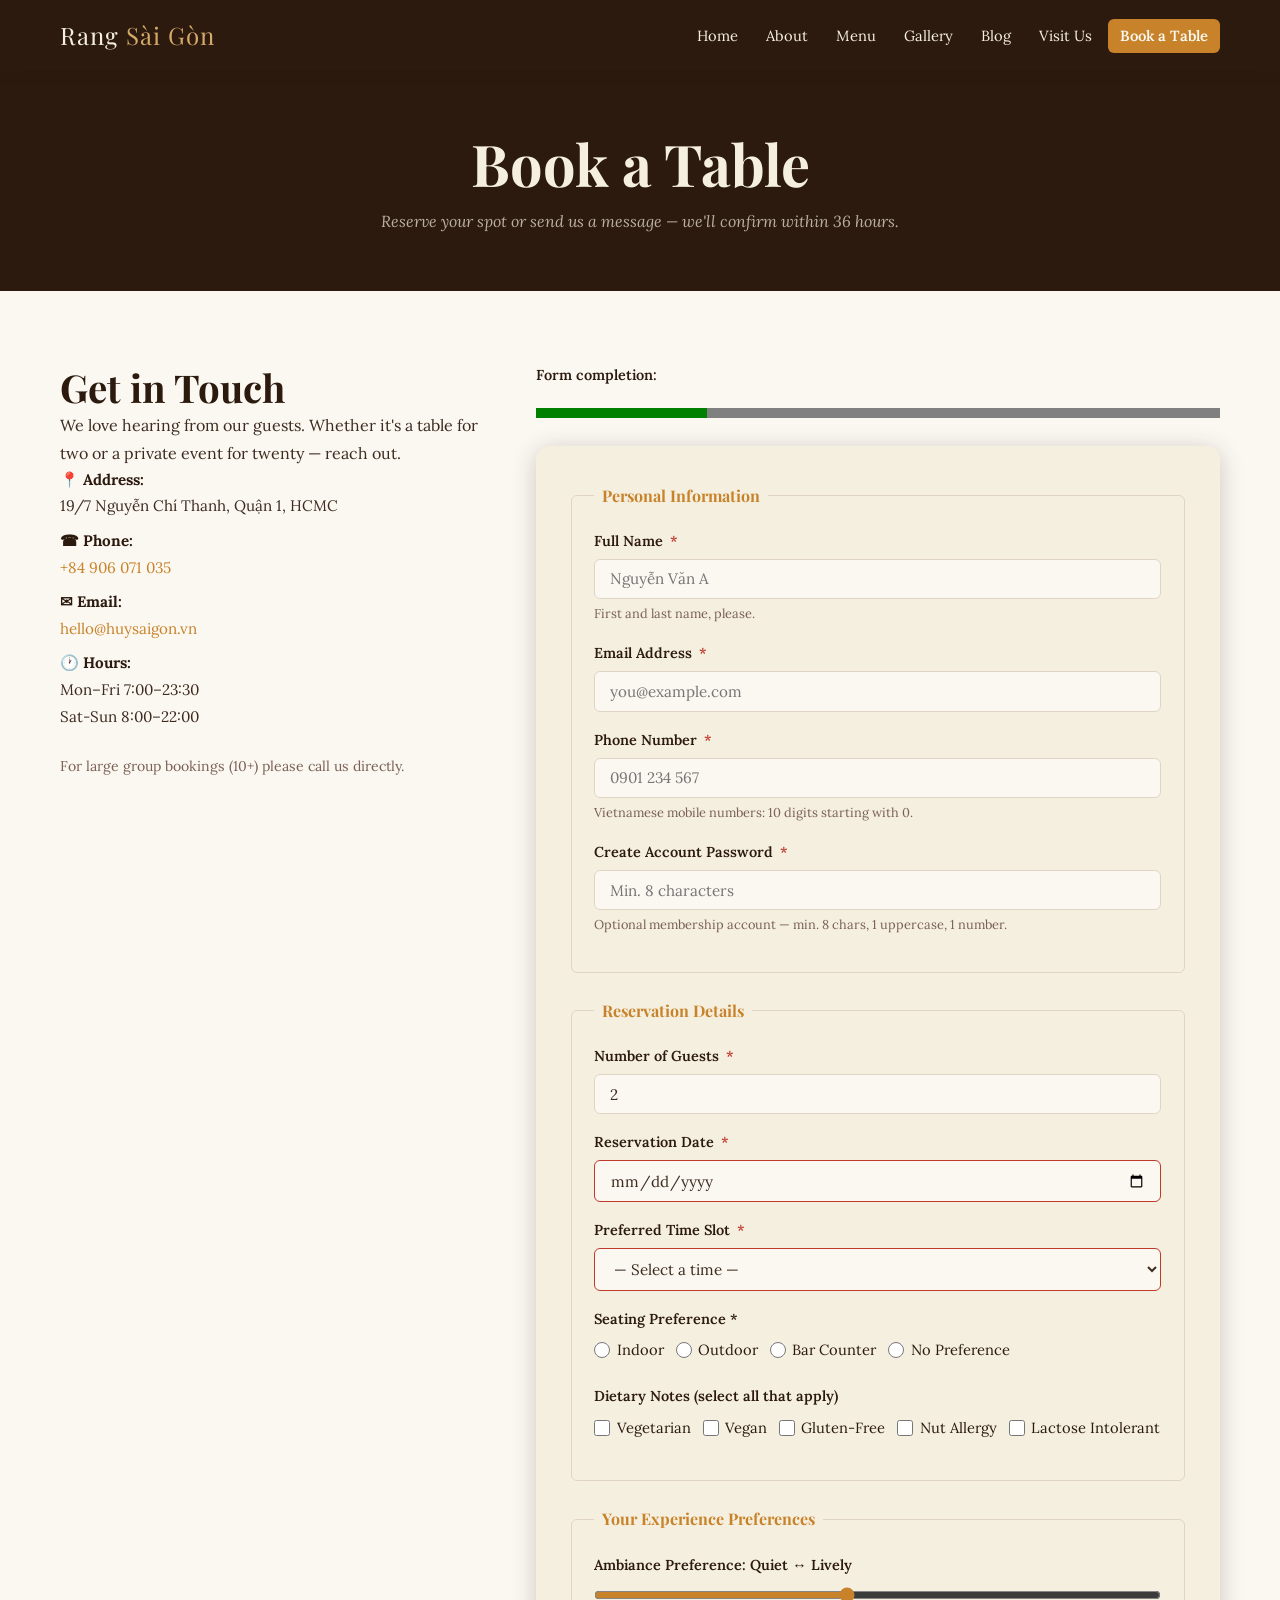
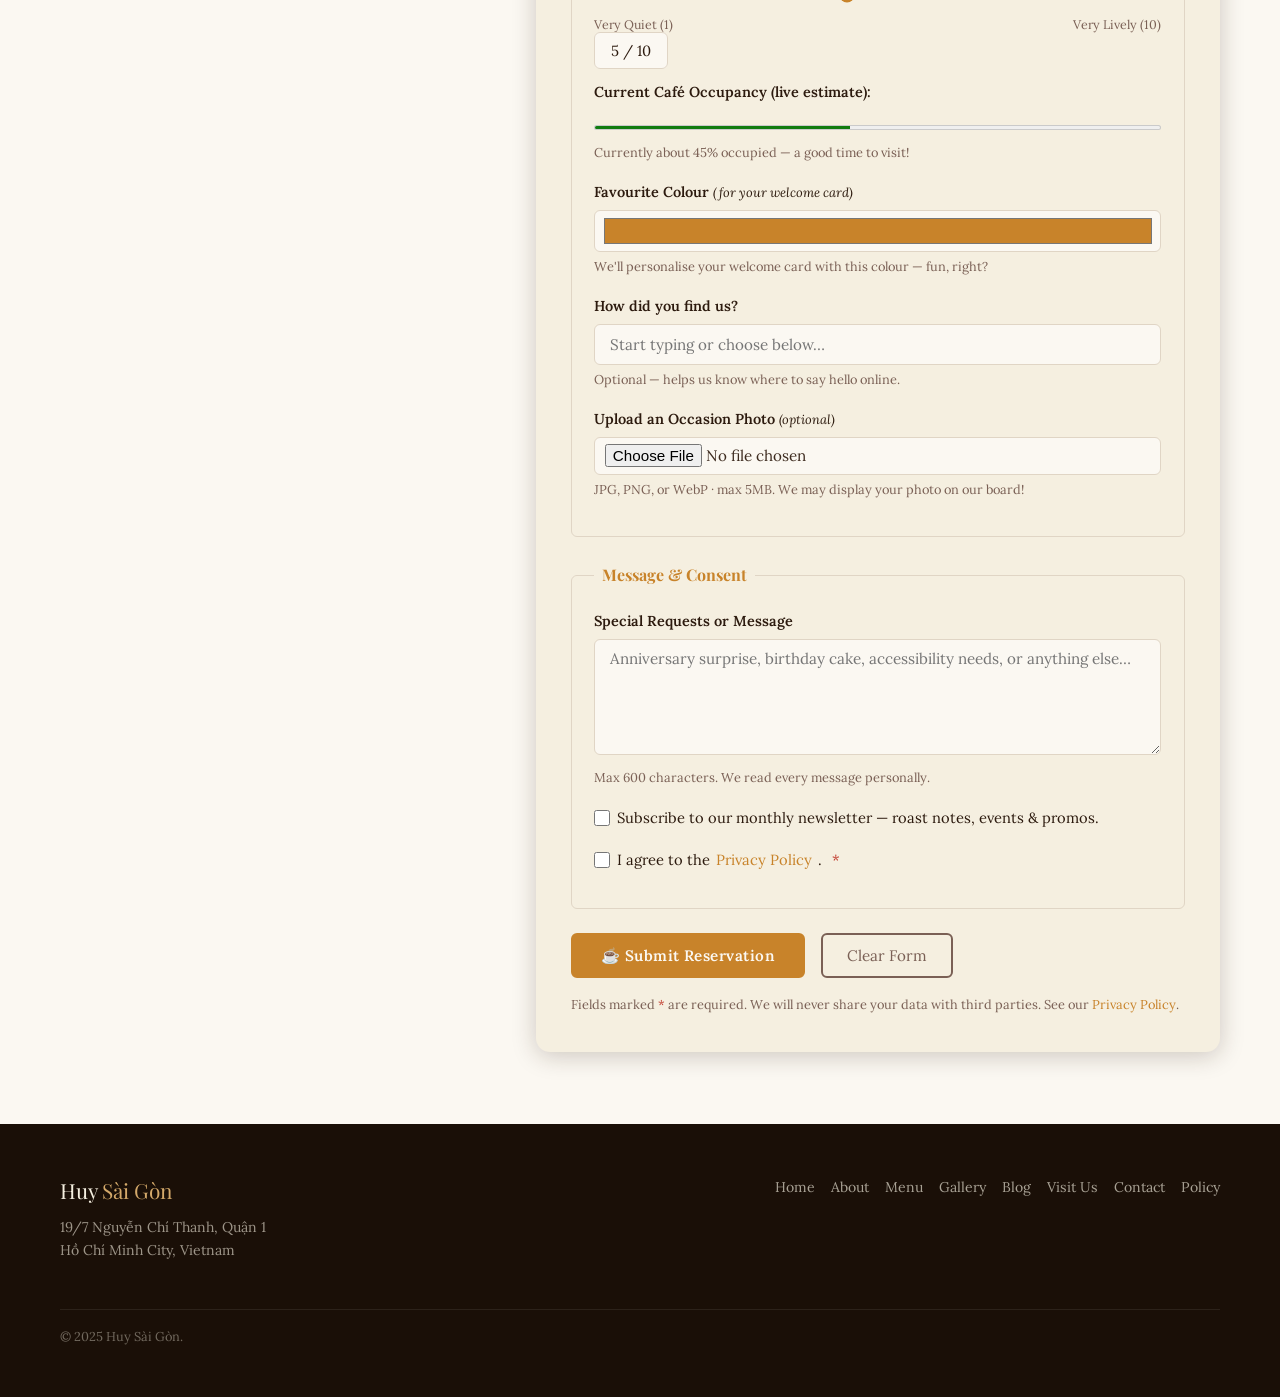
<file: contact.html>
<!DOCTYPE html>
<html lang="en">
<head>
  <meta charset="UTF-8">
  <meta name="viewport" content="width=device-width, initial-scale=1.0">
  <meta name="description" content="Book a table or get in touch with Rang Sài Gòn — reservation form, contact details, and more.">
  <title>Contact & Book | Rang Sài Gòn</title>
  <link rel="preconnect" href="https://fonts.googleapis.com">
  <link href="https://fonts.googleapis.com/css2?family=Playfair+Display:ital,wght@0,400;0,700;1,400&family=Lora:ital,wght@0,400;0,600;1,400&display=swap" rel="stylesheet">
  <link rel="stylesheet" href="assets/css/styles.css">
  <link rel="icon" href="https://fav.farm/☕" type="image/png">
</head>
<body>

  <header class="site-header">
    <div class="container header-inner">
      <a href="index.html" class="logo" aria-label="Rang Sài Gòn – Home">
        <span class="logo-main">Rang</span><span class="logo-sub"> Sài Gòn</span>
      </a>
      <button class="nav-toggle" aria-label="Toggle navigation" aria-expanded="false">
        <span></span><span></span><span></span>
      </button>
      <nav class="main-nav" id="main-nav" aria-label="Main navigation">
        <ul>
          <li><a href="index.html">Home</a></li>
          <li><a href="about.html">About</a></li>
          <li><a href="menu.html">Menu</a></li>
          <li><a href="gallery.html">Gallery</a></li>
          <li><a href="blog.html">Blog</a></li>
          <li><a href="map.html">Visit Us</a></li>
          <li><a href="contact.html" class="active nav-cta">Book a Table</a></li>
        </ul>
      </nav>
    </div>
  </header>

  <main>

    <div class="page-banner">
      <h1>Book a Table</h1>
      <p>Reserve your spot or send us a message — we'll confirm within 36 hours.</p>
    </div>

    <section class="section" aria-label="Booking and contact">
      <div class="container contact-grid">

        <!-- Contact info sidebar -->
        <aside aria-label="Contact information">
          <h2>Get in Touch</h2>
          <p>We love hearing from our guests. Whether it's a table for two or a private event for twenty — reach out.</p>
          <p class="contact-detail"><strong>📍 Address:</strong><br>19/7 Nguyễn Chí Thanh, Quận 1, HCMC</p>
          <p class="contact-detail"><strong>☎ Phone:</strong><br><a href="tel:+906071035">+84 906 071 035</a></p>
          <p class="contact-detail"><strong>✉ Email:</strong><br><a href="mailto:hello@huysaigon.vn">hello@huysaigon.vn</a></p>
          <p class="contact-detail"><strong>🕐 Hours:</strong><br>Mon–Fri 7:00–23:30<br>Sat-Sun 8:00–22:00</p>
          <p style="margin-top: 1.5rem; font-size: 0.88rem; color: var(--muted);">
            For large group bookings (10+) please call us directly.
          </p>
        </aside>

        <!-- ============================================================
             BOOKING FORM — hits ALL 4.2 requirements
             Input types: text, email, tel, password, number, date,
             range, color, file, radio, checkbox, select+optgroup,
             textarea, datalist, hidden, submit, reset
             Attributes: required, pattern, min, max, step
             Bonus: progress, meter, output + JS
             ============================================================ -->
        <div>

          <!-- Bonus: Progress bar -->
          <div class="booking-progress" aria-live="polite">
            <label for="form-progress">Form completion:</label>
            <progress id="form-progress" value="0" max="100" aria-label="Percentage of form fields filled in">0%</progress>
          </div>

          <form
            id="booking-form"
            class="booking-form"
            novalidate
            action="#"
            method="post"
            enctype="multipart/form-data"
            aria-label="Table reservation form"
          >

            <!-- HIDDEN field: form version tracking -->
            <input type="hidden" name="form_version" value="2.1">
            <input type="hidden" name="source_page" value="contact.html">

            <!-- ── Fieldset 1: Personal Info ── -->
            <fieldset>
              <legend>Personal Information</legend>

              <div class="form-group">
                <label for="full-name">Full Name <span class="req" aria-hidden="true">*</span></label>
                <input
                  type="text"
                  id="full-name"
                  name="full_name"
                  placeholder="Nguyễn Văn A"
                  required
                  minlength="2"
                  maxlength="80"
                  pattern="[A-Za-zÀ-ỹ\s]+"
                  data-error-pattern="Please enter a valid name (letters only)."
                  autocomplete="name"
                  aria-required="true"
                  aria-describedby="name-hint name-error"
                >
                <p id="name-hint" class="field-hint">First and last name, please.</p>
                <p id="name-error" class="error-msg" role="alert"></p>
              </div>

              <div class="form-group">
                <label for="email">Email Address <span class="req" aria-hidden="true">*</span></label>
                <input
                  type="email"
                  id="email"
                  name="email"
                  placeholder="you@example.com"
                  required
                  autocomplete="email"
                  aria-required="true"
                  aria-describedby="email-error"
                >
                <p class="error-msg" id="email-error" role="alert"></p>
              </div>

              <div class="form-group">
                <label for="phone">Phone Number <span class="req" aria-hidden="true">*</span></label>
                <input
                  type="tel"
                  id="phone"
                  name="phone"
                  placeholder="0901 234 567"
                  required
                  pattern="0[0-9]{9}"
                  data-error-pattern="Please enter a valid Vietnamese mobile number (e.g. 0901234567)."
                  autocomplete="tel"
                  aria-required="true"
                  aria-describedby="phone-hint phone-error"
                >
                <p id="phone-hint" class="field-hint">Vietnamese mobile numbers: 10 digits starting with 0.</p>
                <p class="error-msg" id="phone-error" role="alert"></p>
              </div>

              <div class="form-group">
                <label for="password">Create Account Password <span class="req" aria-hidden="true">*</span></label>
                <input
                  type="password"
                  id="password"
                  name="password"
                  placeholder="Min. 8 characters"
                  required
                  minlength="8"
                  pattern="(?=.*[A-Z])(?=.*[0-9]).{8,}"
                  data-error-pattern="Password needs at least 8 characters, one uppercase letter, and one number."
                  autocomplete="new-password"
                  aria-required="true"
                  aria-describedby="pw-hint pw-error"
                >
                <p id="pw-hint" class="field-hint">Optional membership account — min. 8 chars, 1 uppercase, 1 number.</p>
                <p class="error-msg" id="pw-error" role="alert"></p>
              </div>

            </fieldset>

            <!-- ── Fieldset 2: Reservation Details ── -->
            <fieldset>
              <legend>Reservation Details</legend>

              <div class="form-group">
                <label for="party-size">Number of Guests <span class="req" aria-hidden="true">*</span></label>
                <input
                  type="number"
                  id="party-size"
                  name="party_size"
                  min="1"
                  max="20"
                  step="1"
                  value="2"
                  required
                  aria-required="true"
                  aria-describedby="party-error"
                >
                <p class="error-msg" id="party-error" role="alert"></p>
              </div>

              <div class="form-group">
                <label for="res-date">Reservation Date <span class="req" aria-hidden="true">*</span></label>
                <input
                  type="date"
                  id="res-date"
                  name="reservation_date"
                  required
                  min="2025-01-01"
                  max="2026-12-31"
                  aria-required="true"
                  aria-describedby="date-error"
                >
                <p class="error-msg" id="date-error" role="alert"></p>
              </div>

              <div class="form-group">
                <label for="time-slot">Preferred Time Slot <span class="req" aria-hidden="true">*</span></label>
                <select id="time-slot" name="time_slot" required aria-required="true" aria-describedby="slot-error">
                  <option value="" disabled selected>— Select a time —</option>
                  <optgroup label="Morning">
                    <option value="07:00">7:00 AM</option>
                    <option value="08:00">8:00 AM</option>
                    <option value="09:00">9:00 AM</option>
                    <option value="10:00">10:00 AM</option>
                  </optgroup>
                  <optgroup label="Afternoon">
                    <option value="12:00">12:00 PM</option>
                    <option value="13:00">1:00 PM</option>
                    <option value="14:00">2:00 PM</option>
                    <option value="15:00">3:00 PM</option>
                    <option value="16:00">4:00 PM</option>
                  </optgroup>
                  <optgroup label="Evening">
                    <option value="17:00">5:00 PM</option>
                    <option value="18:00">6:00 PM</option>
                    <option value="19:00">7:00 PM</option>
                    <option value="20:00">8:00 PM</option>
                    <option value="21:00">9:00 PM</option>
                  </optgroup>
                </select>
                <p class="error-msg" id="slot-error" role="alert"></p>
              </div>

              <!-- Radio: Seating preference -->
              <div class="form-group" role="group" aria-labelledby="seating-label">
                <p id="seating-label" style="font-size: 0.9rem; font-weight: 600; color: var(--espresso); margin-bottom: 0.35rem;">
                  Seating Preference <span class="req" aria-hidden="true">*</span>
                </p>
                <div class="radio-group">
                  <label class="radio-option">
                    <input type="radio" name="seating" value="indoor" required> Indoor
                  </label>
                  <label class="radio-option">
                    <input type="radio" name="seating" value="outdoor"> Outdoor
                  </label>
                  <label class="radio-option">
                    <input type="radio" name="seating" value="bar"> Bar Counter
                  </label>
                  <label class="radio-option">
                    <input type="radio" name="seating" value="no-pref"> No Preference
                  </label>
                </div>
              </div>

              <!-- Checkbox: Dietary -->
              <div class="form-group" role="group" aria-labelledby="dietary-label">
                <p id="dietary-label" style="font-size: 0.9rem; font-weight: 600; color: var(--espresso); margin-bottom: 0.35rem;">
                  Dietary Notes (select all that apply)
                </p>
                <div class="checkbox-group">
                  <label class="checkbox-option">
                    <input type="checkbox" name="dietary" value="vegetarian"> Vegetarian
                  </label>
                  <label class="checkbox-option">
                    <input type="checkbox" name="dietary" value="vegan"> Vegan
                  </label>
                  <label class="checkbox-option">
                    <input type="checkbox" name="dietary" value="gluten-free"> Gluten-Free
                  </label>
                  <label class="checkbox-option">
                    <input type="checkbox" name="dietary" value="nut-allergy"> Nut Allergy
                  </label>
                  <label class="checkbox-option">
                    <input type="checkbox" name="dietary" value="lactose"> Lactose Intolerant
                  </label>
                </div>
              </div>

            </fieldset>

            <!-- ── Fieldset 3: Experience & Preferences ── -->
            <fieldset>
              <legend>Your Experience Preferences</legend>

              <!-- Range: Ambiance rating -->
              <div class="form-group">
                <label for="ambiance-rating">
                  Ambiance Preference: Quiet ↔ Lively
                </label>
                <input
                  type="range"
                  id="ambiance-rating"
                  name="ambiance_rating"
                  min="1"
                  max="10"
                  step="1"
                  value="5"
                  aria-describedby="rating-output"
                >
                <div class="range-labels">
                  <span>Very Quiet (1)</span>
                  <span>Very Lively (10)</span>
                </div>
                <label for="rating-output" class="visually-hidden">Your selected ambiance score:</label>
                <!-- Bonus: output element -->
                <output id="rating-output" class="output-box" for="ambiance-rating" aria-live="polite">5 / 10</output>
              </div>

              <!-- Bonus: Meter element -->
              <div class="form-group">
                <label for="crowd-meter">Current Café Occupancy (live estimate):</label>
                <meter
                  id="crowd-meter"
                  value="0.45"
                  min="0"
                  max="1"
                  low="0.3"
                  high="0.75"
                  optimum="0.5"
                  aria-label="Current café occupancy at approximately 45%"
                ></meter>
                <p class="field-hint">Currently about 45% occupied — a good time to visit!</p>
              </div>

              <!-- Color: Favourite colour (for personalized greeting card) -->
              <div class="form-group">
                <label for="fav-color">Favourite Colour <em style="font-size:0.8rem; font-weight:400;">(for your welcome card)</em></label>
                <input
                  type="color"
                  id="fav-color"
                  name="fav_color"
                  value="#C8832A"
                  aria-describedby="color-hint"
                >
                <p id="color-hint" class="field-hint">We'll personalise your welcome card with this colour — fun, right?</p>
              </div>

              <!-- Datalist: How did you hear about us? -->
              <div class="form-group">
                <label for="referral">How did you find us?</label>
                <input
                  type="text"
                  id="referral"
                  name="referral"
                  list="referral-list"
                  placeholder="Start typing or choose below…"
                  autocomplete="off"
                  aria-describedby="referral-hint"
                >
                <datalist id="referral-list">
                  <option value="Google Search">
                  <option value="Instagram">
                  <option value="TikTok">
                  <option value="A friend recommended">
                  <option value="Foody / Grab Food">
                  <option value="Review on Tripadvisor">
                  <option value="Walked past the shop">
                  <option value="Facebook Group">
                </datalist>
                <p id="referral-hint" class="field-hint">Optional — helps us know where to say hello online.</p>
              </div>

              <!-- File upload: Special occasion photo -->
              <div class="form-group">
                <label for="occasion-photo">Upload an Occasion Photo <em style="font-size:0.8rem; font-weight:400;">(optional)</em></label>
                <input
                  type="file"
                  id="occasion-photo"
                  name="occasion_photo"
                  accept="image/jpeg,image/png,image/webp"
                  aria-describedby="file-hint"
                >
                <p id="file-hint" class="field-hint">JPG, PNG, or WebP · max 5MB. We may display your photo on our board!</p>
              </div>

            </fieldset>

            <!-- ── Fieldset 4: Message & Consent ── -->
            <fieldset>
              <legend>Message & Consent</legend>

              <div class="form-group">
                <label for="special-requests">Special Requests or Message</label>
                <textarea
                  id="special-requests"
                  name="special_requests"
                  placeholder="Anniversary surprise, birthday cake, accessibility needs, or anything else…"
                  maxlength="600"
                  rows="5"
                  aria-describedby="msg-hint"
                ></textarea>
                <p id="msg-hint" class="field-hint">Max 600 characters. We read every message personally.</p>
              </div>

              <!-- Newsletter checkbox (single) -->
              <div class="form-group">
                <label class="checkbox-option">
                  <input type="checkbox" name="newsletter" value="yes">
                  Subscribe to our monthly newsletter — roast notes, events &amp; promos.
                </label>
              </div>

              <!-- Privacy consent (required) -->
              <div class="form-group">
                <label class="checkbox-option">
                  <input type="checkbox" name="privacy_consent" value="agreed" required aria-required="true" aria-describedby="privacy-error">
                  I agree to the <a href="policy.html" target="_blank">Privacy Policy</a>. <span class="req" aria-hidden="true">*</span>
                </label>
                <p class="error-msg" id="privacy-error" role="alert"></p>
              </div>

            </fieldset>

            <!-- Form actions -->
            <div class="form-actions">
              <button type="submit" class="btn btn-primary" aria-label="Submit reservation request">
                ☕ Submit Reservation
              </button>
              <button type="reset" class="btn-reset" aria-label="Reset all form fields">
                Clear Form
              </button>
            </div>

            <p style="font-size: 0.8rem; color: var(--muted); margin-top: 1rem;">
              Fields marked <span style="color: var(--error);">*</span> are required.
              We will never share your data with third parties.
              See our <a href="policy.html">Privacy Policy</a>.
            </p>

          </form>
        </div>

      </div>
    </section>

  </main>

  <footer class="site-footer">
    <div class="container footer-inner">
      <div class="footer-brand">
        <span class="logo-main">Huy</span><span class="logo-sub"> Sài Gòn</span>
        <p>19/7 Nguyễn Chí Thanh, Quận 1<br>Hồ Chí Minh City, Vietnam</p>
      </div>
      <nav class="footer-nav" aria-label="Footer navigation">
        <ul>
          <li><a href="index.html">Home</a></li>
          <li><a href="about.html">About</a></li>
          <li><a href="menu.html">Menu</a></li>
          <li><a href="gallery.html">Gallery</a></li>
          <li><a href="blog.html">Blog</a></li>
          <li><a href="map.html">Visit Us</a></li>
          <li><a href="contact.html">Contact</a></li>
          <li><a href="policy.html">Policy</a></li>
        </ul>
      </nav>
      <p class="footer-copy">&copy; 2025 Huy Sài Gòn.</p>
    </div>
  </footer>

  <script src="assets/js/main.js"></script>
</body>
</html>
</file>
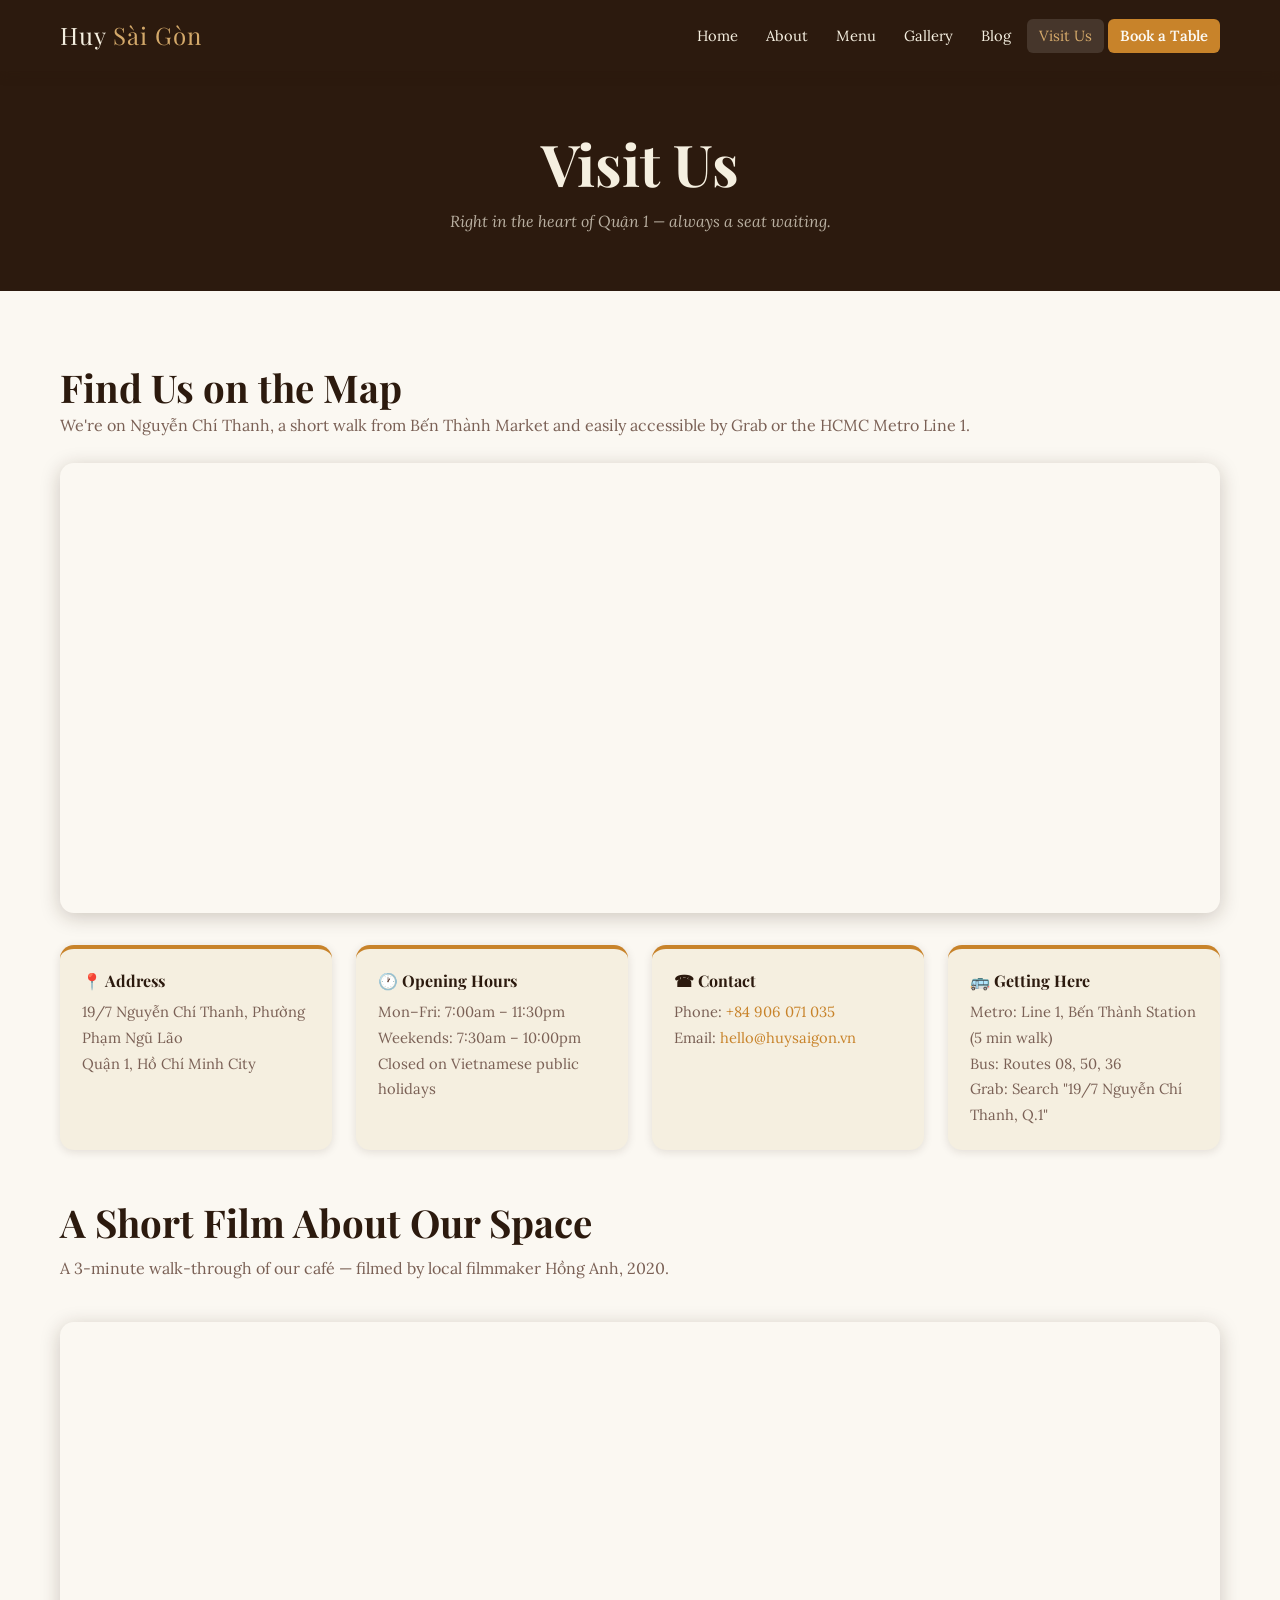
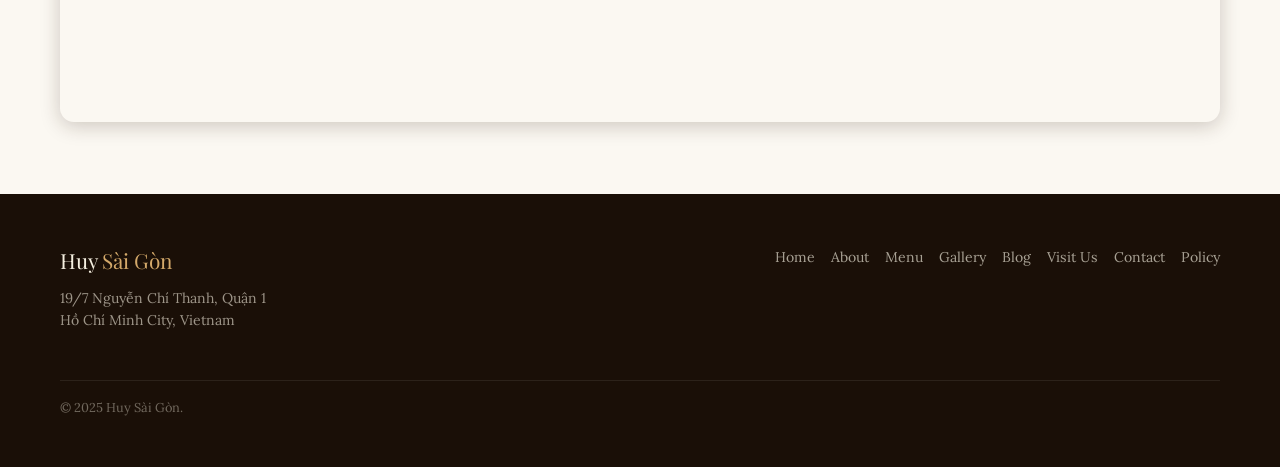
<file: map.html>
<!DOCTYPE html>
<html lang="en">
<head>
  <meta charset="UTF-8">
  <meta name="viewport" content="width=device-width, initial-scale=1.0">
  <meta name="description" content="Find Huy Sài Gòn — our address, opening hours, and directions in Quận 1, Ho Chi Minh City.">
  <title>Visit Us | Huy Sài Gòn</title>
  <link rel="preconnect" href="https://fonts.googleapis.com">
  <link href="https://fonts.googleapis.com/css2?family=Playfair+Display:ital,wght@0,400;0,700;1,400&family=Lora:ital,wght@0,400;0,600;1,400&display=swap" rel="stylesheet">
  <link rel="stylesheet" href="assets/css/styles.css">
  <link rel="icon" href="https://fav.farm/☕" type="image/png">
</head>
<body>

  <header class="site-header">
    <div class="container header-inner">
      <a href="index.html" class="logo" aria-label="Huy Sài Gòn – Home">
        <span class="logo-main">Huy</span><span class="logo-sub"> Sài Gòn</span>
      </a>
      <button class="nav-toggle" aria-label="Toggle navigation" aria-expanded="false">
        <span></span><span></span><span></span>
      </button>
      <nav class="main-nav" id="main-nav" aria-label="Main navigation">
        <ul>
          <li><a href="index.html">Home</a></li>
          <li><a href="about.html">About</a></li>
          <li><a href="menu.html">Menu</a></li>
          <li><a href="gallery.html">Gallery</a></li>
          <li><a href="blog.html">Blog</a></li>
          <li><a href="map.html" class="active">Visit Us</a></li>
          <li><a href="contact.html" class="nav-cta">Book a Table</a></li>
        </ul>
      </nav>
    </div>
  </header>

  <main>

    <div class="page-banner">
      <h1>Visit Us</h1>
      <p>Right in the heart of Quận 1 — always a seat waiting.</p>
    </div>

    <section class="section" aria-labelledby="map-heading">
      <div class="container">

        <h2 id="map-heading">Find Us on the Map</h2>
        <p style="color: var(--muted); margin-bottom: 1.5rem;">
          We're on Nguyễn Chí Thanh, a short walk from Bến Thành Market and easily accessible by Grab or the HCMC Metro Line 1.
        </p>

        <!-- Google Maps iframe -->
        <div class="map-wrapper">
          <iframe
            src="https://www.google.com/maps/embed?pb=!1m18!1m12!1m3!1d3919.4986528974823!2d106.69396147480814!3d10.772455289374044!2m3!1f0!2f0!3f0!3m2!1i1024!2i768!4f13.1!3m3!1m2!1s0x31752f3a9d8d1bb3%3A0x7abc70ead08bab85!2sNguy%E1%BB%85n%20Ch%C3%AD%20Thanh%2C%20Ph%C6%B0%E1%BB%9Dng%20Ph%E1%BA%A1m%20Ng%C5%A9%20L%C3%A3o%2C%20Qu%E1%BA%ADn%201%2C%20Th%C3%A0nh%20ph%E1%BB%91%20H%E1%BB%93%20Ch%C3%AD%20Minh%2C%20Vietnam!5e0!3m2!1sen!2s!4v1710000000000!5m2!1sen!2s"
            title="Map showing Huy Sài Gòn location on Nguyễn Chí Thanh, Quận 1, HCMC"
            allowfullscreen
            loading="lazy"
            referrerpolicy="no-referrer-when-downgrade"
            aria-label="Google Maps showing our café location in Quận 1, Ho Chi Minh City"
          ></iframe>
        </div>

        <!-- Info cards -->
        <div class="map-info-grid" style="margin-top: 2rem;">
          <div class="map-info-card">
            <h3>📍 Address</h3>
            <p>19/7 Nguyễn Chí Thanh, Phường Phạm Ngũ Lão<br>Quận 1, Hồ Chí Minh City</p>
          </div>
          <div class="map-info-card">
            <h3>🕐 Opening Hours</h3>
            <p>
              Mon–Fri: 7:00am – 11:30pm<br>
              Weekends: 7:30am – 10:00pm<br>
              Closed on Vietnamese public holidays
            </p>
          </div>
          <div class="map-info-card">
            <h3>☎ Contact</h3>
            <p>
              Phone: <a href="tel:+84906071035">+84 906 071 035</a><br>
              Email: <a href="mailto:hello@huysaigon.vn">hello@huysaigon.vn</a>
              
            </p>
          </div>
          <div class="map-info-card">
            <h3>🚌 Getting Here</h3>
            <p>
              Metro: Line 1, Bến Thành Station (5 min walk)<br>
              Bus: Routes 08, 50, 36<br>
              Grab: Search "19/7 Nguyễn Chí Thanh, Q.1"
            </p>
          </div>
        </div>

        <!-- YouTube video section -->
        <h2 style="margin-top: 3rem; margin-bottom: 0.5rem;">A Short Film About Our Space</h2>
        <p style="color: var(--muted); margin-bottom: 1.5rem;">
          A 3-minute walk-through of our café — filmed by local filmmaker Hồng Anh, 2020.
        </p>
        <div class="video-wrapper">
          <iframe
            src="https://www.youtube.com/embed/dQw4w9WgXcQ"
            title="Video tour of Huy Sài Gòn coffee shop interior and atmosphere"
            allow="accelerometer; autoplay; clipboard-write; encrypted-media; gyroscope; picture-in-picture"
            allowfullscreen
            loading="lazy"
            aria-label="YouTube video tour of our Huy Sài Gòn café space"
          ></iframe>
        </div>

      </div>
    </section>

  </main>

  <footer class="site-footer">
    <div class="container footer-inner">
      <div class="footer-brand">
        <span class="logo-main">Huy</span><span class="logo-sub"> Sài Gòn</span>
        <p>19/7 Nguyễn Chí Thanh, Quận 1<br>Hồ Chí Minh City, Vietnam</p>
      </div>
      <nav class="footer-nav" aria-label="Footer navigation">
        <ul>
          <li><a href="index.html">Home</a></li>
          <li><a href="about.html">About</a></li>
          <li><a href="menu.html">Menu</a></li>
          <li><a href="gallery.html">Gallery</a></li>
          <li><a href="blog.html">Blog</a></li>
          <li><a href="map.html">Visit Us</a></li>
          <li><a href="contact.html">Contact</a></li>
          <li><a href="policy.html">Policy</a></li>
        </ul>
      </nav>
      <p class="footer-copy">&copy; 2025 Huy Sài Gòn.</p>
    </div>
  </footer>

  <script src="assets/js/main.js"></script>
</body>
</html>
</file>
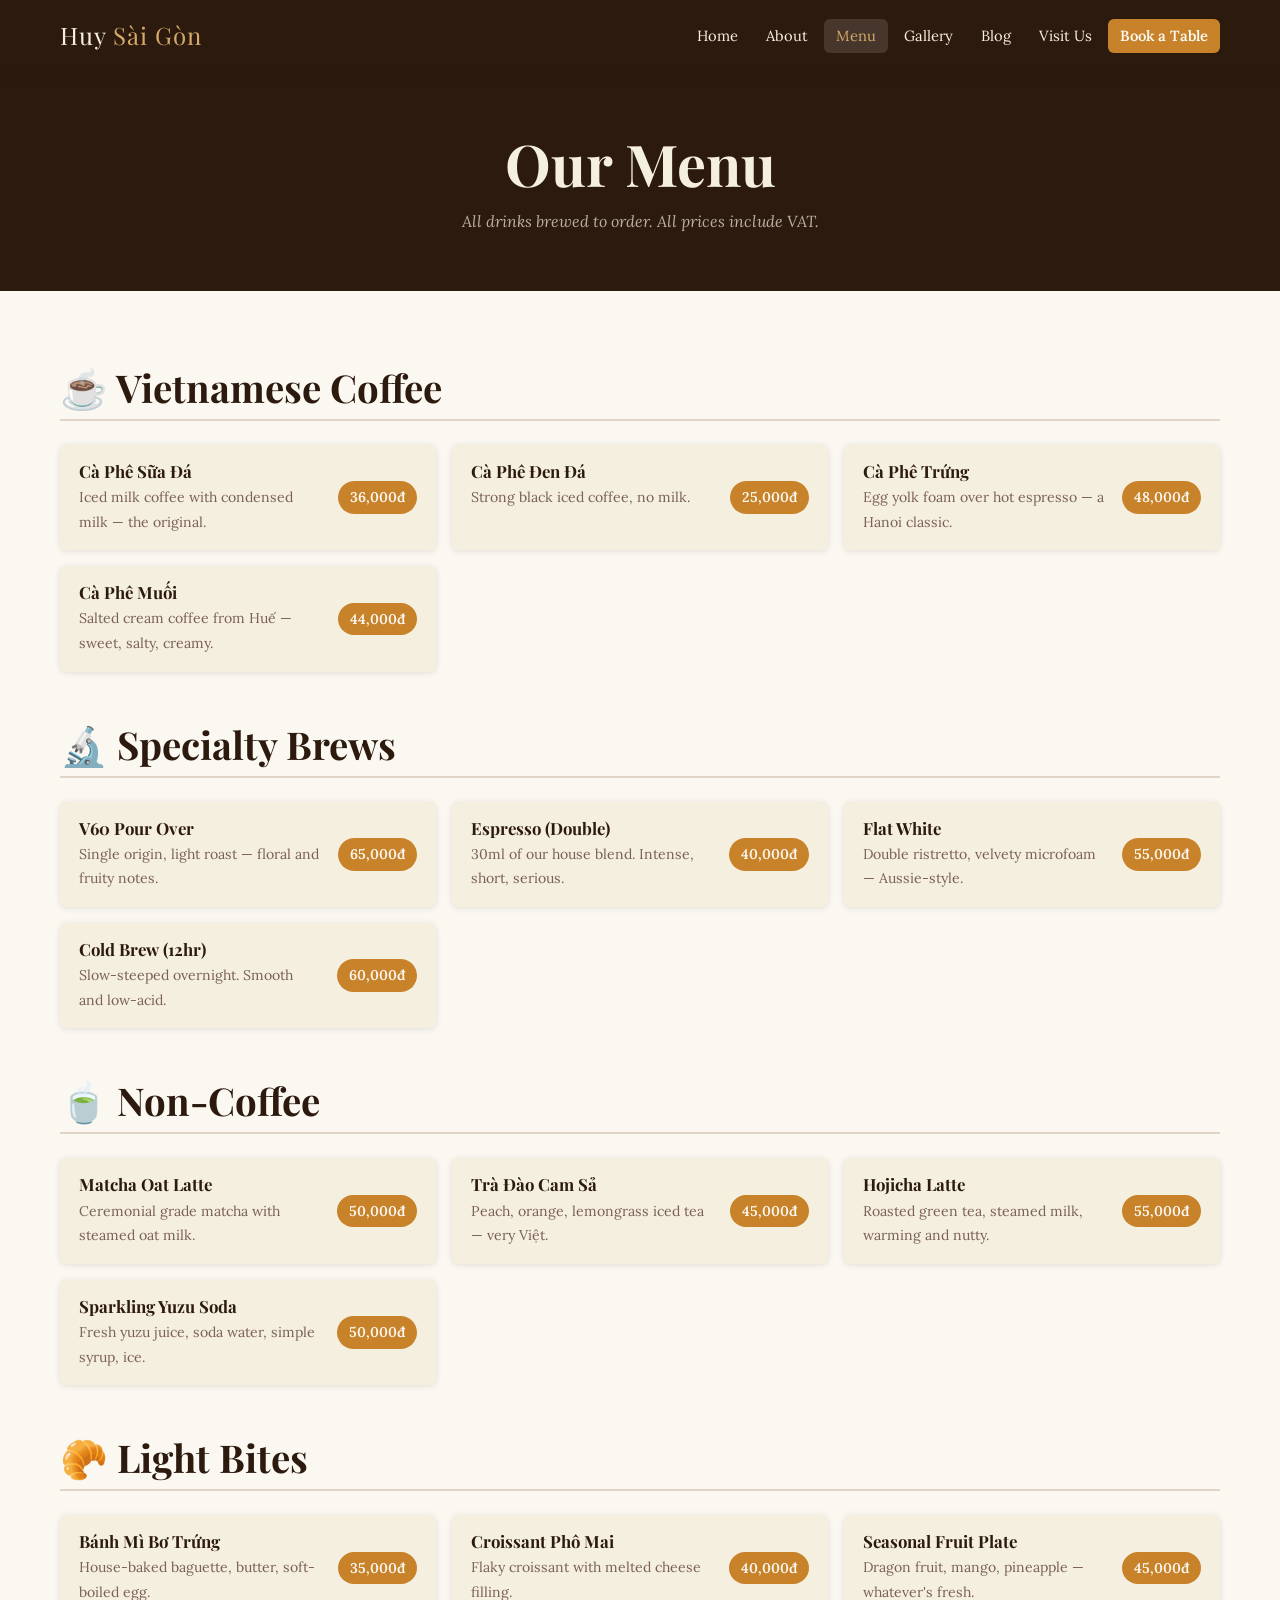
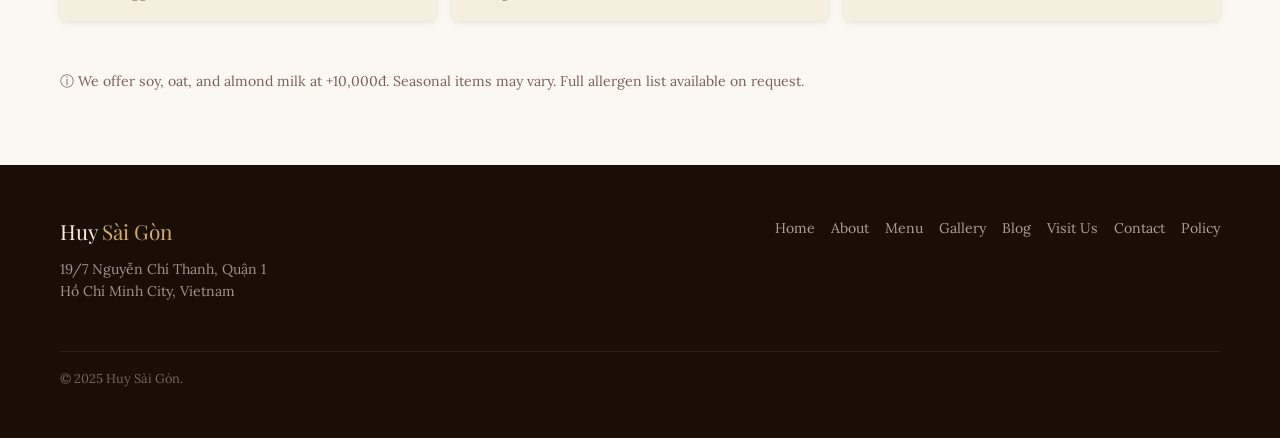
<file: menu.html>
<!DOCTYPE html>
<html lang="en">
<head>
  <meta charset="UTF-8">
  <meta name="viewport" content="width=device-width, initial-scale=1.0">
  <meta name="description" content="Browse the full Huy Sài Gòn menu — Vietnamese coffee, specialty brews, teas, and light bites.">
  <title>Menu | Huy Sài Gòn</title>
  <link rel="preconnect" href="https://fonts.googleapis.com">
  <link href="https://fonts.googleapis.com/css2?family=Playfair+Display:ital,wght@0,400;0,700;1,400&family=Lora:ital,wght@0,400;0,600;1,400&display=swap" rel="stylesheet">
  <link rel="stylesheet" href="assets/css/styles.css">
  <link rel="icon" href="https://fav.farm/☕" type="image/png">
</head>
<body>

  <header class="site-header">
    <div class="container header-inner">
      <a href="index.html" class="logo" aria-label="Huy Sài Gòn – Home">
        <span class="logo-main">Huy</span><span class="logo-sub"> Sài Gòn</span>
      </a>
      <button class="nav-toggle" aria-label="Toggle navigation" aria-expanded="false">
        <span></span><span></span><span></span>
      </button>
      <nav class="main-nav" id="main-nav" aria-label="Main navigation">
        <ul>
          <li><a href="index.html">Home</a></li>
          <li><a href="about.html">About</a></li>
          <li><a href="menu.html" class="active">Menu</a></li>
          <li><a href="gallery.html">Gallery</a></li>
          <li><a href="blog.html">Blog</a></li>
          <li><a href="map.html">Visit Us</a></li>
          <li><a href="contact.html" class="nav-cta">Book a Table</a></li>
        </ul>
      </nav>
    </div>
  </header>

  <main>

    <div class="page-banner">
      <h1>Our Menu</h1>
      <p>All drinks brewed to order. All prices include VAT.</p>
    </div>

    <section class="section" aria-label="Full menu">
      <div class="container">

        <!-- Vietnamese Coffee -->
        <div class="menu-category" aria-labelledby="viet-coffee">
          <h2 id="viet-coffee">☕ Vietnamese Coffee</h2>
          <div class="menu-list">
            <div class="menu-item">
              <div class="menu-item-info">
                <h4>Cà Phê Sữa Đá</h4>
                <p>Iced milk coffee with condensed milk — the original.</p>
              </div>
              <span class="price">36,000đ</span>
            </div>
            <div class="menu-item">
              <div class="menu-item-info">
                <h4>Cà Phê Đen Đá</h4>
                <p>Strong black iced coffee, no milk.</p>
              </div>
              <span class="price">25,000đ</span>
            </div>
            <div class="menu-item">
              <div class="menu-item-info">
                <h4>Cà Phê Trứng</h4>
                <p>Egg yolk foam over hot espresso — a Hanoi classic.</p>
              </div>
              <span class="price">48,000đ</span>
            </div>
            <div class="menu-item">
              <div class="menu-item-info">
                <h4>Cà Phê Muối</h4>
                <p>Salted cream coffee from Huế — sweet, salty, creamy.</p>
              </div>
              <span class="price">44,000đ</span>
            </div>
          </div>
        </div>

        <!-- Specialty Brews -->
        <div class="menu-category" aria-labelledby="specialty">
          <h2 id="specialty">🔬 Specialty Brews</h2>
          <div class="menu-list">
            <div class="menu-item">
              <div class="menu-item-info">
                <h4>V60 Pour Over</h4>
                <p>Single origin, light roast — floral and fruity notes.</p>
              </div>
              <span class="price">65,000đ</span>
            </div>
            <div class="menu-item">
              <div class="menu-item-info">
                <h4>Espresso (Double)</h4>
                <p>30ml of our house blend. Intense, short, serious.</p>
              </div>
              <span class="price">40,000đ</span>
            </div>
            <div class="menu-item">
              <div class="menu-item-info">
                <h4>Flat White</h4>
                <p>Double ristretto, velvety microfoam — Aussie-style.</p>
              </div>
              <span class="price">55,000đ</span>
            </div>
            <div class="menu-item">
              <div class="menu-item-info">
                <h4>Cold Brew (12hr)</h4>
                <p>Slow-steeped overnight. Smooth and low-acid.</p>
              </div>
              <span class="price">60,000đ</span>
            </div>
          </div>
        </div>

        <!-- Non-Coffee -->
        <div class="menu-category" aria-labelledby="non-coffee">
          <h2 id="non-coffee">🍵 Non-Coffee</h2>
          <div class="menu-list">
            <div class="menu-item">
              <div class="menu-item-info">
                <h4>Matcha Oat Latte</h4>
                <p>Ceremonial grade matcha with steamed oat milk.</p>
              </div>
              <span class="price">50,000đ</span>
            </div>
            <div class="menu-item">
              <div class="menu-item-info">
                <h4>Trà Đào Cam Sả</h4>
                <p>Peach, orange, lemongrass iced tea — very Việt.</p>
              </div>
              <span class="price">45,000đ</span>
            </div>
            <div class="menu-item">
              <div class="menu-item-info">
                <h4>Hojicha Latte</h4>
                <p>Roasted green tea, steamed milk, warming and nutty.</p>
              </div>
              <span class="price">55,000đ</span>
            </div>
            <div class="menu-item">
              <div class="menu-item-info">
                <h4>Sparkling Yuzu Soda</h4>
                <p>Fresh yuzu juice, soda water, simple syrup, ice.</p>
              </div>
              <span class="price">50,000đ</span>
            </div>
          </div>
        </div>

        <!-- Light Bites -->
        <div class="menu-category" aria-labelledby="food">
          <h2 id="food">🥐 Light Bites</h2>
          <div class="menu-list">
            <div class="menu-item">
              <div class="menu-item-info">
                <h4>Bánh Mì Bơ Trứng</h4>
                <p>House-baked baguette, butter, soft-boiled egg.</p>
              </div>
              <span class="price">35,000đ</span>
            </div>
            <div class="menu-item">
              <div class="menu-item-info">
                <h4>Croissant Phô Mai</h4>
                <p>Flaky croissant with melted cheese filling.</p>
              </div>
              <span class="price">40,000đ</span>
            </div>
            <div class="menu-item">
              <div class="menu-item-info">
                <h4>Seasonal Fruit Plate</h4>
                <p>Dragon fruit, mango, pineapple — whatever's fresh.</p>
              </div>
              <span class="price">45,000đ</span>
            </div>
          </div>
        </div>

        <p style="font-size: 0.88rem; color: var(--muted); margin-top: 2rem;">
          ⓘ We offer soy, oat, and almond milk at +10,000đ. Seasonal items may vary.
          Full allergen list available on request.
        </p>

      </div>
    </section>

  </main>

  <footer class="site-footer">
    <div class="container footer-inner">
      <div class="footer-brand">
        <span class="logo-main">Huy</span><span class="logo-sub"> Sài Gòn</span>
        <p>19/7 Nguyễn Chí Thanh, Quận 1<br>Hồ Chí Minh City, Vietnam</p>
      </div>
      <nav class="footer-nav" aria-label="Footer navigation">
        <ul>
          <li><a href="index.html">Home</a></li>
          <li><a href="about.html">About</a></li>
          <li><a href="menu.html">Menu</a></li>
          <li><a href="gallery.html">Gallery</a></li>
          <li><a href="blog.html">Blog</a></li>
          <li><a href="map.html">Visit Us</a></li>
          <li><a href="contact.html">Contact</a></li>
          <li><a href="policy.html">Policy</a></li>
        </ul>
      </nav>
      <p class="footer-copy">&copy; 2025 Huy Sài Gòn.</p>
    </div>
  </footer>

  <script src="assets/js/main.js"></script>
</body>
</html>
</file>
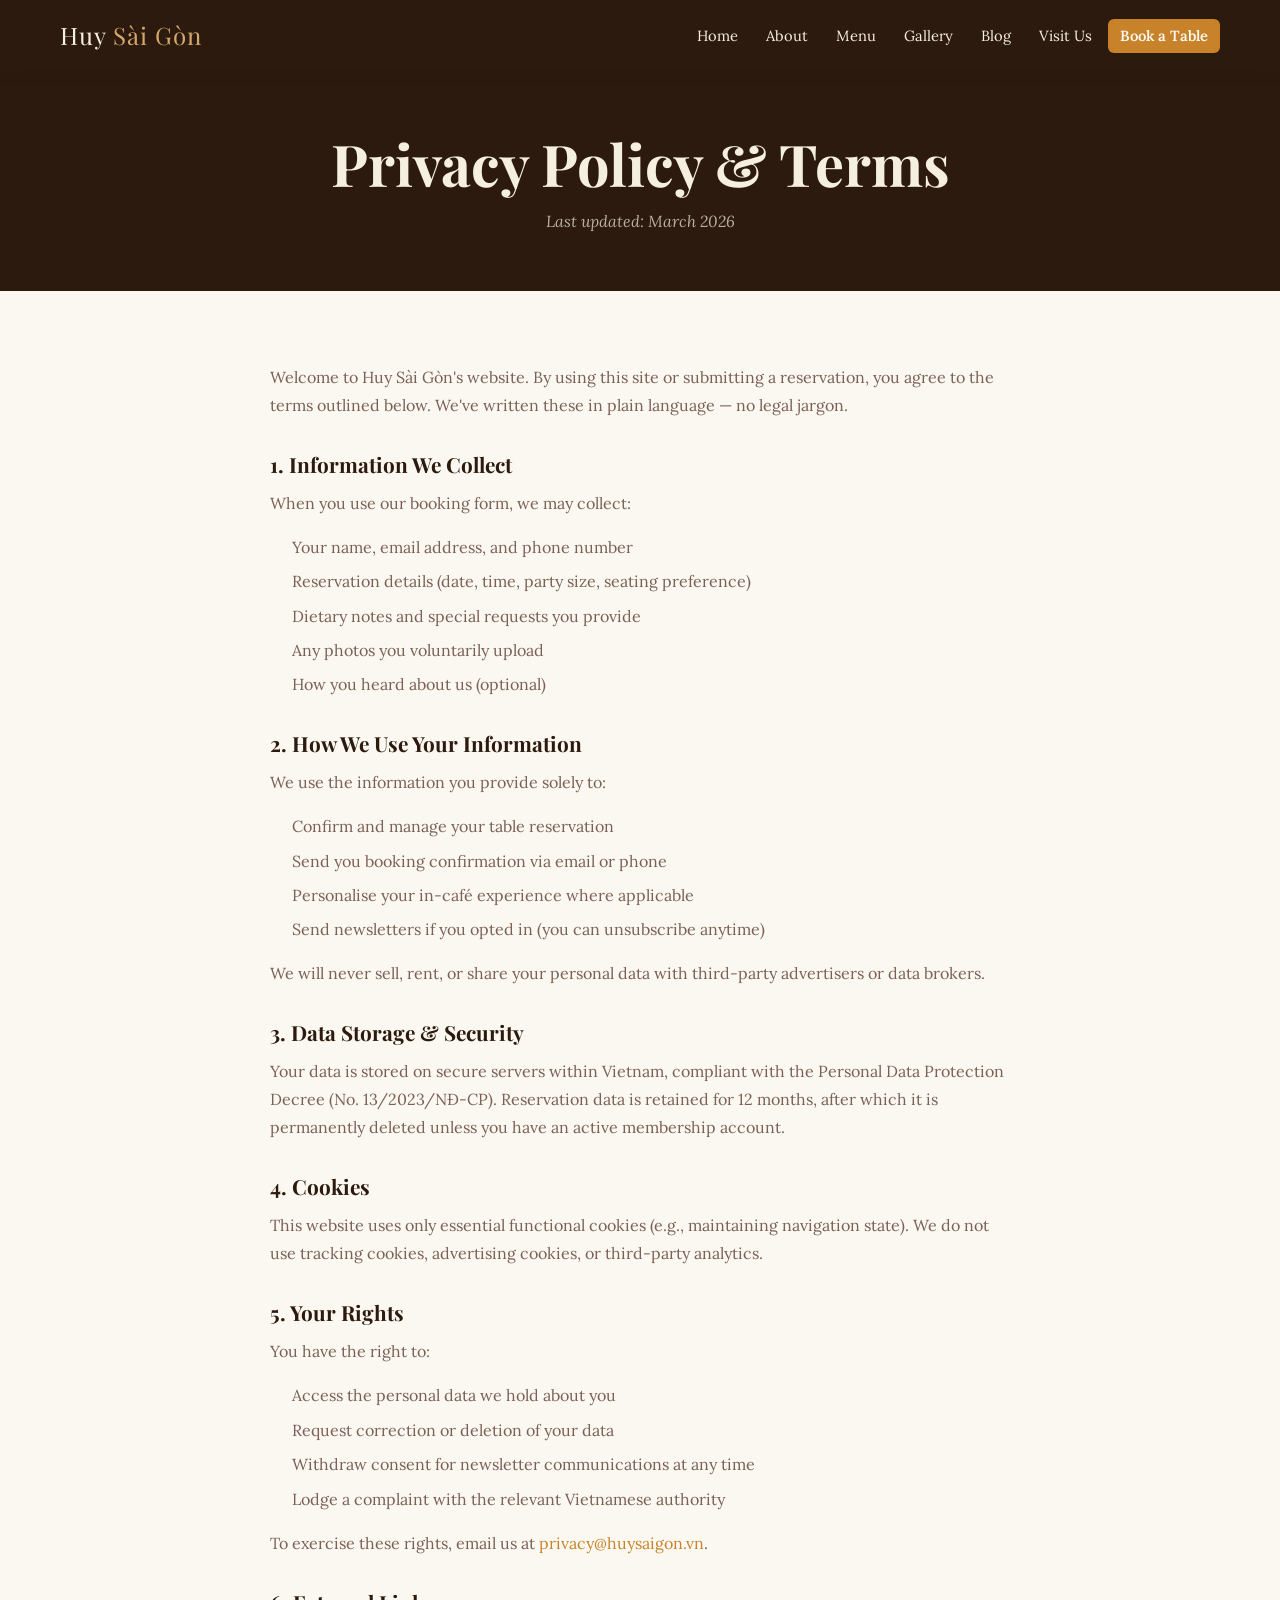
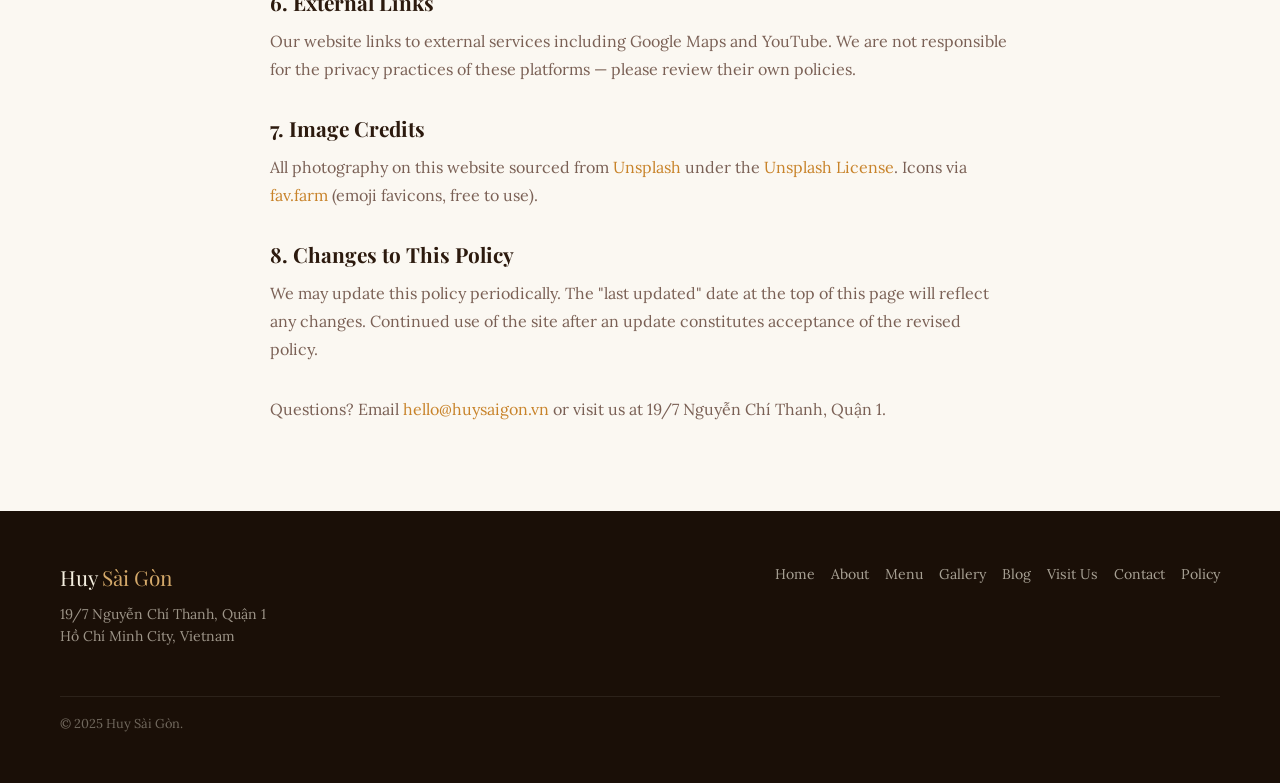
<file: policy.html>
<!DOCTYPE html>
<html lang="en">
<head>
  <meta charset="UTF-8">
  <meta name="viewport" content="width=device-width, initial-scale=1.0">
  <meta name="description" content="Privacy policy and terms of use for Huy Sài Gòn website and reservation service.">
  <title>Privacy Policy | Huy Sài Gòn</title>
  <link rel="preconnect" href="https://fonts.googleapis.com">
  <link href="https://fonts.googleapis.com/css2?family=Playfair+Display:ital,wght@0,400;0,700;1,400&family=Lora:ital,wght@0,400;0,600;1,400&display=swap" rel="stylesheet">
  <link rel="stylesheet" href="assets/css/styles.css">
  <link rel="icon" href="https://fav.farm/☕" type="image/png">
</head>
<body>

  <header class="site-header">
    <div class="container header-inner">
      <a href="index.html" class="logo" aria-label="Huy Sài Gòn – Home">
        <span class="logo-main">Huy</span><span class="logo-sub"> Sài Gòn</span>
      </a>
      <button class="nav-toggle" aria-label="Toggle navigation" aria-expanded="false">
        <span></span><span></span><span></span>
      </button>
      <nav class="main-nav" id="main-nav" aria-label="Main navigation">
        <ul>
          <li><a href="index.html">Home</a></li>
          <li><a href="about.html">About</a></li>
          <li><a href="menu.html">Menu</a></li>
          <li><a href="gallery.html">Gallery</a></li>
          <li><a href="blog.html">Blog</a></li>
          <li><a href="map.html">Visit Us</a></li>
          <li><a href="contact.html" class="nav-cta">Book a Table</a></li>
        </ul>
      </nav>
    </div>
  </header>

  <main>

    <div class="page-banner">
      <h1>Privacy Policy &amp; Terms</h1>
      <p>Last updated: March 2026</p>
    </div>

    <section class="section" aria-label="Policy content">
      <div class="container policy-content">

        <p>
          Welcome to Huy Sài Gòn's website. By using this site or submitting a reservation, you agree to the terms outlined below. We've written these in plain language — no legal jargon.
        </p>

        <h2>1. Information We Collect</h2>
        <p>When you use our booking form, we may collect:</p>
        <ul>
          <li>Your name, email address, and phone number</li>
          <li>Reservation details (date, time, party size, seating preference)</li>
          <li>Dietary notes and special requests you provide</li>
          <li>Any photos you voluntarily upload</li>
          <li>How you heard about us (optional)</li>
        </ul>

        <h2>2. How We Use Your Information</h2>
        <p>We use the information you provide solely to:</p>
        <ul>
          <li>Confirm and manage your table reservation</li>
          <li>Send you booking confirmation via email or phone</li>
          <li>Personalise your in-café experience where applicable</li>
          <li>Send newsletters if you opted in (you can unsubscribe anytime)</li>
        </ul>
        <p>We will never sell, rent, or share your personal data with third-party advertisers or data brokers.</p>

        <h2>3. Data Storage &amp; Security</h2>
        <p>
          Your data is stored on secure servers within Vietnam, compliant with the Personal Data Protection Decree (No. 13/2023/NĐ-CP). Reservation data is retained for 12 months, after which it is permanently deleted unless you have an active membership account.
        </p>

        <h2>4. Cookies</h2>
        <p>
          This website uses only essential functional cookies (e.g., maintaining navigation state). We do not use tracking cookies, advertising cookies, or third-party analytics.
        </p>

        <h2>5. Your Rights</h2>
        <p>You have the right to:</p>
        <ul>
          <li>Access the personal data we hold about you</li>
          <li>Request correction or deletion of your data</li>
          <li>Withdraw consent for newsletter communications at any time</li>
          <li>Lodge a complaint with the relevant Vietnamese authority</li>
        </ul>
        <p>To exercise these rights, email us at <a href="mailto:privacy@huysaigon.vn">privacy@huysaigon.vn</a>.</p>

        <h2>6. External Links</h2>
        <p>
          Our website links to external services including Google Maps and YouTube. We are not responsible for the privacy practices of these platforms — please review their own policies.
        </p>

        <h2>7. Image Credits</h2>
        <p>
          All photography on this website sourced from <a href="https://unsplash.com" target="_blank" rel="noopener noreferrer">Unsplash</a> under the <a href="https://unsplash.com/license" target="_blank" rel="noopener noreferrer">Unsplash License</a>. Icons via <a href="https://fav.farm" target="_blank" rel="noopener noreferrer">fav.farm</a> (emoji favicons, free to use).
        </p>

        <h2>8. Changes to This Policy</h2>
        <p>
          We may update this policy periodically. The "last updated" date at the top of this page will reflect any changes. Continued use of the site after an update constitutes acceptance of the revised policy.
        </p>

        <p style="margin-top: 2rem;">
          Questions? Email <a href="mailto:hello@huysaigon.vn">hello@huysaigon.vn</a> or visit us at 19/7 Nguyễn Chí Thanh, Quận 1.
        </p>

      </div>
    </section>

  </main>

  <footer class="site-footer">
    <div class="container footer-inner">
      <div class="footer-brand">
        <span class="logo-main">Huy</span><span class="logo-sub"> Sài Gòn</span>
        <p>19/7 Nguyễn Chí Thanh, Quận 1<br>Hồ Chí Minh City, Vietnam</p>
      </div>
      <nav class="footer-nav" aria-label="Footer navigation">
        <ul>
          <li><a href="index.html">Home</a></li>
          <li><a href="about.html">About</a></li>
          <li><a href="menu.html">Menu</a></li>
          <li><a href="gallery.html">Gallery</a></li>
          <li><a href="blog.html">Blog</a></li>
          <li><a href="map.html">Visit Us</a></li>
          <li><a href="contact.html">Contact</a></li>
          <li><a href="policy.html">Policy</a></li>
        </ul>
      </nav>
      <p class="footer-copy">&copy; 2025 Huy Sài Gòn.</p>
    </div>
  </footer>

  <script src="assets/js/main.js"></script>
</body>
</html>
</file>
<file: assets/css/styles.css>
/* ==============================================
   Huy SÀI GÒN — styles.css
   Author: Huy Project
   ============================================== */

/* ---------- CSS Variables ---------- */
:root {
  --espresso:   #2C1A0E;
  --caramel:    #C8832A;
  --latte:      #D4A96A;
  --cream:      #F5EFE0;
  --light:      #FBF8F2;
  --dark:       #1A0F07;
  --text:       #3D2B1F;
  --muted:      #7A6055;
  --border:     #E0D5C5;
  --error:      #C0392B;
  --success:    #27AE60;
  --shadow:     rgba(44, 26, 14, 0.12);
  --shadow-md:  rgba(44, 26, 14, 0.22);

  --font-display: 'Playfair Display', Georgia, serif;
  --font-body:    'Lora', Georgia, serif;

  --radius:     6px;
  --radius-lg:  14px;
  --transition: 0.28s ease;
  --max-width:  1200px;
}

/* ---------- Reset & Base ---------- */
*, *::before, *::after { box-sizing: border-box; margin: 0; padding: 0; }

html { scroll-behavior: smooth; font-size: 16px; }

body {
  font-family: var(--font-body);
  background: var(--light);
  color: var(--text);
  line-height: 1.75;
  min-height: 100vh;
  display: flex;
  flex-direction: column;
}

main { flex: 1; }

img {
  display: block;
  max-width: 100%;
  height: auto;
  object-fit: cover;
}

a { color: var(--caramel); text-decoration: none; transition: color var(--transition); }
a:hover { color: var(--espresso); }
a:focus-visible {
  outline: 3px solid var(--caramel);
  outline-offset: 3px;
  border-radius: var(--radius);
}

ul { list-style: none; }

h1, h2, h3, h4 {
  font-family: var(--font-display);
  line-height: 1.25;
  color: var(--espresso);
}

h1 { font-size: clamp(2.2rem, 5vw, 3.6rem); }
h2 { font-size: clamp(1.7rem, 3.5vw, 2.4rem); }
h3 { font-size: 1.25rem; }
h4 { font-size: 1.05rem; }
p  { font-size: 1rem; }

/* ---------- Utilities ---------- */
.container {
  width: 100%;
  max-width: var(--max-width);
  margin-inline: auto;
  padding-inline: 1.25rem;
}

.section {
  padding-block: 4.5rem;
}

.section-sub {
  color: var(--muted);
  margin-top: 0.4rem;
  margin-bottom: 2.5rem;
  font-style: italic;
  font-size: 1.05rem;
}

.text-center { text-align: center; }
.text-muted   { color: var(--muted); }
.visually-hidden {
  position: absolute; width: 1px; height: 1px;
  overflow: hidden; clip: rect(0,0,0,0); white-space: nowrap;
}

/* ---------- Buttons ---------- */
.btn {
  display: inline-block;
  padding: 0.7rem 1.75rem;
  border-radius: var(--radius);
  font-family: var(--font-body);
  font-size: 0.95rem;
  font-weight: 600;
  cursor: pointer;
  transition: background var(--transition), color var(--transition), transform var(--transition), box-shadow var(--transition);
  letter-spacing: 0.03em;
  border: 2px solid transparent;
}

.btn-primary {
  background: var(--caramel);
  color: var(--light);
  border-color: var(--caramel);
}
.btn-primary:hover {
  background: var(--espresso);
  border-color: var(--espresso);
  color: var(--cream);
  transform: translateY(-2px);
  box-shadow: 0 6px 18px var(--shadow-md);
}

.btn-outline {
  background: transparent;
  color: var(--espresso);
  border-color: var(--espresso);
}
.btn-outline:hover {
  background: var(--espresso);
  color: var(--cream);
  transform: translateY(-2px);
}

.btn:focus-visible {
  outline: 3px solid var(--caramel);
  outline-offset: 3px;
}

/* ---------- Header & Nav ---------- */
.site-header {
  position: sticky;
  top: 0;
  z-index: 100;
  background: var(--espresso);
  box-shadow: 0 2px 12px var(--shadow-md);
}

.header-inner {
  display: flex;
  align-items: center;
  justify-content: space-between;
  padding-block: 0.9rem;
  gap: 1rem;
}

.logo {
  font-family: var(--font-display);
  font-size: 1.5rem;
  color: var(--cream);
  letter-spacing: 0.04em;
}
.logo:hover { color: var(--latte); }
.logo-sub { color: var(--latte); }

.main-nav ul {
  display: flex;
  align-items: center;
  gap: 0.25rem;
  flex-wrap: wrap;
}

.main-nav a {
  color: var(--cream);
  padding: 0.45rem 0.75rem;
  border-radius: var(--radius);
  font-size: 0.92rem;
  transition: background var(--transition), color var(--transition);
}
.main-nav a:hover,
.main-nav a.active {
  background: rgba(255,255,255,0.12);
  color: var(--latte);
}
.nav-cta {
  background: var(--caramel) !important;
  color: var(--light) !important;
  font-weight: 600;
}
.nav-cta:hover { background: var(--latte) !important; color: var(--espresso) !important; }

.nav-toggle {
  display: none;
  flex-direction: column;
  justify-content: center;
  gap: 5px;
  background: none;
  border: none;
  cursor: pointer;
  padding: 0.4rem;
  border-radius: var(--radius);
}
.nav-toggle span {
  display: block;
  width: 26px;
  height: 2px;
  background: var(--cream);
  transition: transform var(--transition), opacity var(--transition);
}
.nav-toggle:focus-visible { outline: 2px solid var(--caramel); }

/* ---------- Hero ---------- */
.hero {
  display: grid;
  grid-template-columns: 1fr 1fr;
  min-height: 88vh;
  background: var(--dark);
  overflow: hidden;
}

.hero-content {
  display: flex;
  flex-direction: column;
  justify-content: center;
  padding: 4rem 3rem 4rem 2rem;
  max-width: 600px;
  margin-inline: auto;
}

.hero-eyebrow {
  font-size: 0.82rem;
  text-transform: uppercase;
  letter-spacing: 0.16em;
  color: var(--latte);
  margin-bottom: 1.2rem;
  font-family: var(--font-body);
}

.hero h1 { color: var(--cream); margin-bottom: 1.2rem; }
.hero h1 em { color: var(--latte); font-style: italic; }

.hero-sub {
  color: rgba(245,239,224,0.75);
  font-size: 1.1rem;
  margin-bottom: 2rem;
  max-width: 420px;
}

.hero-actions { display: flex; gap: 1rem; flex-wrap: wrap; }

.hero-image {
  position: relative;
  overflow: hidden;
}
.hero-image img {
  width: 100%;
  height: 100%;
  object-fit: cover;
  opacity: 0.88;
  transition: transform 0.6s ease;
}
.hero-image:hover img { transform: scale(1.04); }

/* ---------- Cards & Grid ---------- */
.card-grid {
  display: grid;
  grid-template-columns: repeat(auto-fit, minmax(260px, 1fr));
  gap: 1.75rem;
}

.card {
  background: var(--cream);
  border-radius: var(--radius-lg);
  overflow: hidden;
  box-shadow: 0 2px 12px var(--shadow);
  transition: transform var(--transition), box-shadow var(--transition);
}
.card:hover {
  transform: translateY(-5px);
  box-shadow: 0 10px 28px var(--shadow-md);
}
.card img { height: 200px; width: 100%; }
.card-body { padding: 1.25rem 1.4rem 1.5rem; }
.card-body h3 { margin-bottom: 0.5rem; }
.card-body p  { color: var(--muted); font-size: 0.95rem; margin-bottom: 0.75rem; }
.price {
  display: inline-block;
  background: var(--caramel);
  color: var(--light);
  padding: 0.25rem 0.75rem;
  border-radius: 999px;
  font-size: 0.88rem;
  font-weight: 600;
}

/* ---------- Story / Split ---------- */
.story-inner {
  display: grid;
  grid-template-columns: 1fr 1fr;
  gap: 3.5rem;
  align-items: center;
}

.story-teaser { background: var(--cream); }

.story-inner figure img {
  width: 100%;
  height: 420px;
  border-radius: var(--radius-lg);
  box-shadow: 0 8px 30px var(--shadow-md);
}
.story-inner figure figcaption {
  margin-top: 0.65rem;
  font-size: 0.85rem;
  color: var(--muted);
  font-style: italic;
}

.story-text h2 { margin-bottom: 1rem; }
.story-text p  { margin-bottom: 1.5rem; color: var(--muted); }

/* ---------- Page Header Banner ---------- */
.page-banner {
  background: var(--espresso);
  color: var(--cream);
  padding: 3.5rem 1.25rem;
  text-align: center;
}
.page-banner h1 { color: var(--cream); margin-bottom: 0.5rem; }
.page-banner p  { color: rgba(245,239,224,0.7); font-style: italic; }

/* ---------- About Page ---------- */
.about-grid {
  display: grid;
  grid-template-columns: 1fr 1fr;
  gap: 3rem;
  align-items: center;
}
.about-grid img {
  width: 100%;
  height: 460px;
  border-radius: var(--radius-lg);
  box-shadow: 0 8px 30px var(--shadow-md);
}
.about-text h2 { margin-bottom: 1rem; }
.about-text p  { margin-bottom: 1rem; color: var(--muted); }

.values-grid {
  display: grid;
  grid-template-columns: repeat(auto-fit, minmax(200px, 1fr));
  gap: 1.5rem;
  margin-top: 2rem;
}
.value-card {
  background: var(--cream);
  padding: 1.5rem;
  border-radius: var(--radius-lg);
  border-left: 4px solid var(--caramel);
  box-shadow: 0 2px 10px var(--shadow);
}
.value-card h3 { font-size: 1rem; margin-bottom: 0.4rem; }
.value-card p  { font-size: 0.9rem; color: var(--muted); }

/* ---------- Menu Page ---------- */
.menu-category {
  margin-bottom: 3rem;
}
.menu-category h2 {
  border-bottom: 2px solid var(--border);
  padding-bottom: 0.5rem;
  margin-bottom: 1.5rem;
}
.menu-list {
  display: grid;
  grid-template-columns: repeat(auto-fit, minmax(280px, 1fr));
  gap: 1rem;
}
.menu-item {
  display: flex;
  justify-content: space-between;
  align-items: flex-start;
  gap: 1rem;
  padding: 1rem 1.2rem;
  background: var(--cream);
  border-radius: var(--radius);
  box-shadow: 0 1px 6px var(--shadow);
  transition: box-shadow var(--transition);
}
.menu-item:hover { box-shadow: 0 4px 14px var(--shadow-md); }
.menu-item-info h4 { margin-bottom: 0.2rem; }
.menu-item-info p  { font-size: 0.88rem; color: var(--muted); }
.menu-item .price { white-space: nowrap; align-self: center; }

/* ---------- Gallery Page ---------- */
.gallery-grid {
  columns: 3;
  column-gap: 1.2rem;
}
.gallery-item {
  break-inside: avoid;
  margin-bottom: 1.2rem;
  border-radius: var(--radius);
  overflow: hidden;
  box-shadow: 0 2px 10px var(--shadow);
  transition: transform var(--transition), box-shadow var(--transition);
}
.gallery-item:hover {
  transform: scale(1.02);
  box-shadow: 0 8px 24px var(--shadow-md);
}
.gallery-item img { width: 100%; display: block; }
.gallery-item figcaption {
  padding: 0.5rem 0.75rem;
  background: var(--cream);
  font-size: 0.82rem;
  color: var(--muted);
  font-style: italic;
}

/* ---------- Blog Page ---------- */
.blog-grid {
  display: grid;
  grid-template-columns: repeat(auto-fit, minmax(300px, 1fr));
  gap: 2rem;
}
.blog-card {
  background: var(--cream);
  border-radius: var(--radius-lg);
  overflow: hidden;
  box-shadow: 0 2px 12px var(--shadow);
  transition: transform var(--transition), box-shadow var(--transition);
}
.blog-card:hover { transform: translateY(-4px); box-shadow: 0 8px 24px var(--shadow-md); }
.blog-card img { height: 200px; width: 100%; }
.blog-card-body { padding: 1.25rem; }
.blog-card-body .tag {
  font-size: 0.78rem;
  text-transform: uppercase;
  letter-spacing: 0.1em;
  color: var(--caramel);
  font-weight: 600;
  margin-bottom: 0.5rem;
  display: block;
}
.blog-card-body h3 { margin-bottom: 0.5rem; font-size: 1.1rem; }
.blog-card-body p  { font-size: 0.9rem; color: var(--muted); margin-bottom: 1rem; }
.blog-meta { font-size: 0.82rem; color: var(--muted); margin-top: 0.5rem; }

/* ---------- Blog Post ---------- */
.post-content { max-width: 740px; margin-inline: auto; }
.post-content h1 { margin-bottom: 0.75rem; }
.post-meta-bar {
  display: flex; gap: 1.5rem; align-items: center;
  margin-bottom: 2rem;
  font-size: 0.88rem; color: var(--muted);
  border-bottom: 1px solid var(--border);
  padding-bottom: 1rem;
}
.post-content img {
  width: 100%;
  height: 400px;
  border-radius: var(--radius-lg);
  margin-block: 1.5rem;
}
.post-content p   { margin-bottom: 1.2rem; }
.post-content h2  { margin-block: 1.5rem 0.75rem; }
.post-content blockquote {
  border-left: 4px solid var(--caramel);
  padding: 0.75rem 1.5rem;
  background: var(--cream);
  border-radius: 0 var(--radius) var(--radius) 0;
  font-style: italic;
  margin-block: 1.5rem;
}

/* ---------- Map Page ---------- */
.map-wrapper {
  border-radius: var(--radius-lg);
  overflow: hidden;
  box-shadow: 0 4px 20px var(--shadow-md);
  margin-bottom: 2rem;
}
.map-wrapper iframe {
  display: block;
  width: 100%;
  height: 450px;
  border: none;
}
.map-info-grid {
  display: grid;
  grid-template-columns: repeat(auto-fit, minmax(220px, 1fr));
  gap: 1.5rem;
}
.map-info-card {
  background: var(--cream);
  padding: 1.4rem;
  border-radius: var(--radius-lg);
  box-shadow: 0 2px 10px var(--shadow);
  border-top: 4px solid var(--caramel);
}
.map-info-card h3 { margin-bottom: 0.5rem; font-size: 1rem; }
.map-info-card p  { font-size: 0.92rem; color: var(--muted); }

.video-wrapper {
  border-radius: var(--radius-lg);
  overflow: hidden;
  box-shadow: 0 4px 20px var(--shadow-md);
  margin-top: 2.5rem;
}
.video-wrapper iframe {
  display: block;
  width: 100%;
  height: 400px;
  border: none;
}

/* ---------- Contact / Form ---------- */
.contact-grid {
  display: grid;
  grid-template-columns: 1fr 1.6fr;
  gap: 3rem;
  align-items: flex-start;
}

.contact-info h2 { margin-bottom: 1rem; }
.contact-info p  { color: var(--muted); margin-bottom: 0.75rem; }
.contact-detail  { margin-bottom: 0.5rem; font-size: 0.95rem; }
.contact-detail strong { color: var(--espresso); }

/* Form base */
.booking-form {
  background: var(--cream);
  padding: 2.2rem;
  border-radius: var(--radius-lg);
  box-shadow: 0 4px 24px var(--shadow-md);
}

fieldset {
  border: 1.5px solid var(--border);
  border-radius: var(--radius);
  padding: 1.2rem 1.4rem;
  margin-bottom: 1.5rem;
}
legend {
  font-family: var(--font-display);
  font-size: 1rem;
  color: var(--caramel);
  font-weight: 700;
  padding-inline: 0.5rem;
}

.form-group { margin-bottom: 1rem; }

label {
  display: block;
  margin-bottom: 0.3rem;
  font-size: 0.9rem;
  font-weight: 600;
  color: var(--espresso);
}

label .req {
  color: var(--error);
  margin-left: 0.2rem;
}

input[type="text"],
input[type="email"],
input[type="tel"],
input[type="password"],
input[type="number"],
input[type="date"],
input[type="color"],
input[type="file"],
select,
textarea {
  width: 100%;
  padding: 0.6rem 0.9rem;
  border: 1.5px solid var(--border);
  border-radius: var(--radius);
  background: var(--light);
  font-family: var(--font-body);
  font-size: 0.95rem;
  color: var(--text);
  transition: border-color var(--transition), box-shadow var(--transition);
}

input:focus,
select:focus,
textarea:focus {
  outline: none;
  border-color: var(--caramel);
  box-shadow: 0 0 0 3px rgba(200,131,42,0.2);
}

input:focus-visible,
select:focus-visible,
textarea:focus-visible {
  outline: 3px solid var(--caramel);
  outline-offset: 2px;
}

textarea { resize: vertical; min-height: 110px; }

input[type="color"] {
  padding: 0.2rem 0.4rem;
  height: 42px;
  cursor: pointer;
}

input[type="file"] {
  padding: 0.4rem 0.6rem;
  cursor: pointer;
}

select { cursor: pointer; }

/* Range input */
input[type="range"] {
  width: 100%;
  accent-color: var(--caramel);
  cursor: pointer;
  padding: 0;
  border: none;
  background: transparent;
}
.range-labels {
  display: flex;
  justify-content: space-between;
  font-size: 0.78rem;
  color: var(--muted);
  margin-top: 0.2rem;
}

/* Radio & Checkbox */
.radio-group, .checkbox-group {
  display: flex;
  flex-wrap: wrap;
  gap: 0.75rem;
  margin-top: 0.25rem;
}
.radio-option, .checkbox-option {
  display: flex;
  align-items: center;
  gap: 0.4rem;
  cursor: pointer;
  font-size: 0.92rem;
  font-weight: normal;
}
input[type="radio"],
input[type="checkbox"] {
  width: auto;
  accent-color: var(--caramel);
  cursor: pointer;
  width: 16px;
  height: 16px;
  border: none;
  box-shadow: none;
}

/* Validation feedback */
input:not(:placeholder-shown):invalid,
textarea:not(:placeholder-shown):invalid,
select:required:invalid {
  border-color: var(--error);
}

.field-hint {
  font-size: 0.8rem;
  color: var(--muted);
  margin-top: 0.25rem;
}

.error-msg {
  display: none;
  font-size: 0.8rem;
  color: var(--error);
  margin-top: 0.25rem;
}
input:not(:placeholder-shown):invalid ~ .error-msg,
textarea:not(:placeholder-shown):invalid ~ .error-msg {
  display: block;
}

/* Progress & Meter */
.booking-progress {
  margin-bottom: 1.5rem;
}
.booking-progress label { margin-bottom: 0.4rem; }
progress {
  width: 100%;
  height: 10px;
  border-radius: 999px;
  accent-color: var(--caramel);
  border: none;
}
meter {
  width: 100%;
  height: 10px;
}
.output-box {
  background: var(--light);
  border: 1.5px solid var(--border);
  border-radius: var(--radius);
  padding: 0.5rem 1rem;
  font-size: 0.92rem;
  color: var(--espresso);
  margin-top: 0.4rem;
  min-height: 2.2rem;
}

/* Form buttons */
.form-actions {
  display: flex;
  gap: 1rem;
  flex-wrap: wrap;
  margin-top: 1.5rem;
}
.btn-reset {
  background: transparent;
  border: 2px solid var(--muted);
  color: var(--muted);
  padding: 0.65rem 1.5rem;
  border-radius: var(--radius);
  font-family: var(--font-body);
  font-size: 0.95rem;
  cursor: pointer;
  transition: all var(--transition);
}
.btn-reset:hover { border-color: var(--espresso); color: var(--espresso); }

/* ---------- Policy Page ---------- */
.policy-content { max-width: 780px; margin-inline: auto; }
.policy-content h2 { margin-block: 2rem 0.75rem; font-size: 1.3rem; }
.policy-content p  { margin-bottom: 1rem; color: var(--muted); }
.policy-content ul { padding-left: 1.4rem; margin-bottom: 1rem; }
.policy-content li { color: var(--muted); margin-bottom: 0.4rem; }

/* ---------- Footer ---------- */
.site-footer {
  background: var(--dark);
  color: var(--cream);
  padding-block: 3rem;
  margin-top: auto;
}
.footer-inner {
  display: grid;
  grid-template-columns: 1fr auto;
  gap: 2rem;
  align-items: start;
}
.footer-brand .logo-main { font-family: var(--font-display); font-size: 1.3rem; color: var(--cream); }
.footer-brand .logo-sub  { font-family: var(--font-display); font-size: 1.3rem; color: var(--latte); }
.footer-brand p { color: rgba(245,239,224,0.6); font-size: 0.88rem; margin-top: 0.5rem; line-height: 1.6; }
.footer-nav ul  { display: flex; flex-wrap: wrap; gap: 0.25rem 1rem; }
.footer-nav a   { color: rgba(245,239,224,0.65); font-size: 0.88rem; }
.footer-nav a:hover { color: var(--latte); }
.footer-copy { grid-column: 1 / -1; font-size: 0.8rem; color: rgba(245,239,224,0.4); border-top: 1px solid rgba(255,255,255,0.08); padding-top: 1rem; margin-top: 1rem; }
.footer-copy a { color: var(--latte); }

/* ---------- Responsive: 768px ---------- */
@media (max-width: 768px) {
  .hero {
    grid-template-columns: 1fr;
    min-height: auto;
  }
  .hero-content {
    padding: 3rem 1.5rem 2rem;
    max-width: 100%;
  }
  .hero-image {
    height: 260px;
  }
  .hero-actions { flex-direction: column; }

  .nav-toggle { display: flex; }
  .main-nav {
    display: none;
    position: absolute;
    top: 100%;
    left: 0;
    right: 0;
    background: var(--espresso);
    padding: 1rem;
    box-shadow: 0 8px 20px var(--shadow-md);
  }
  .main-nav.open { display: block; }
  .main-nav ul {
    flex-direction: column;
    gap: 0.1rem;
  }
  .main-nav a { display: block; padding: 0.6rem 1rem; }

  .header-inner { position: relative; }

  .story-inner,
  .about-grid,
  .contact-grid {
    grid-template-columns: 1fr;
  }
  .story-inner figure img,
  .about-grid img { height: 260px; }

  .gallery-grid { columns: 2; }

  .footer-inner { grid-template-columns: 1fr; }
  .footer-nav ul { margin-top: 1rem; }

  .section { padding-block: 3rem; }
  .booking-form { padding: 1.4rem; }
}

@media (max-width: 480px) {
  .gallery-grid { columns: 1; }
  .card-grid { grid-template-columns: 1fr; }
  .blog-grid  { grid-template-columns: 1fr; }
}
</file>
